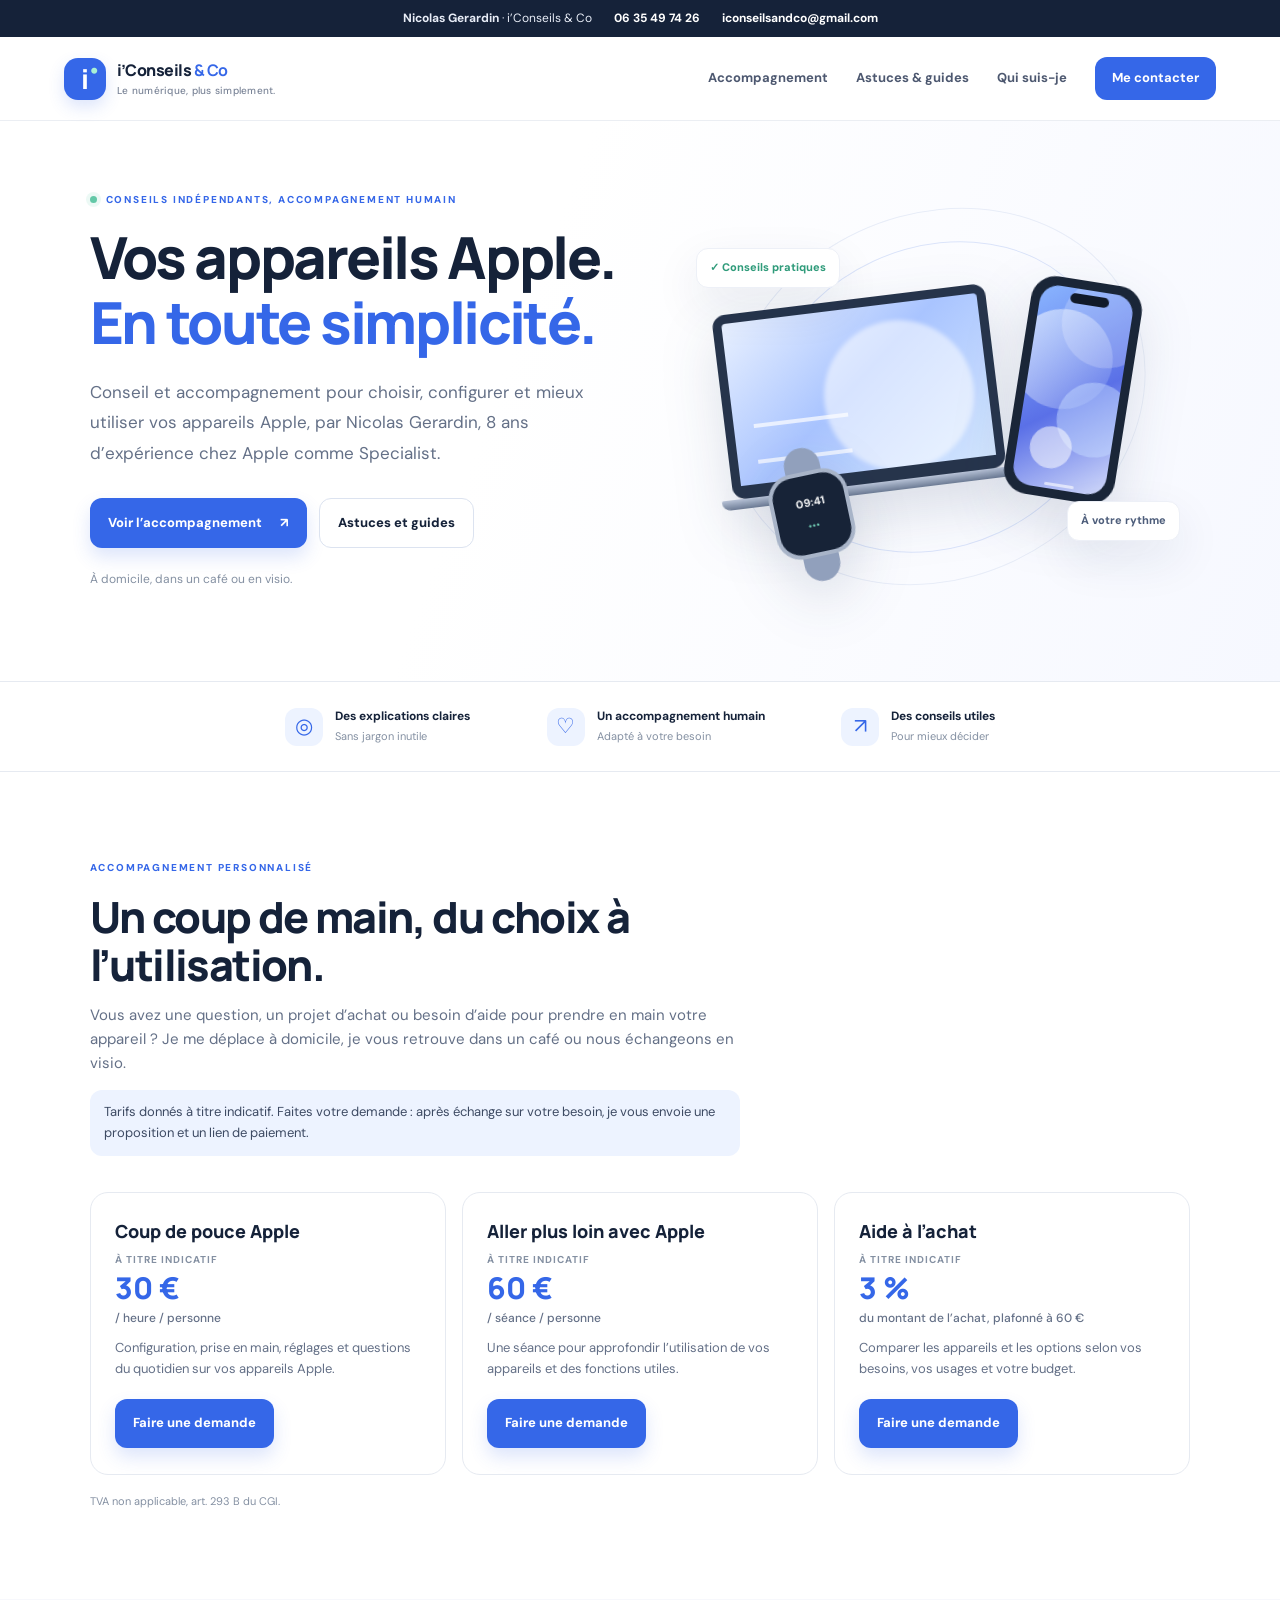
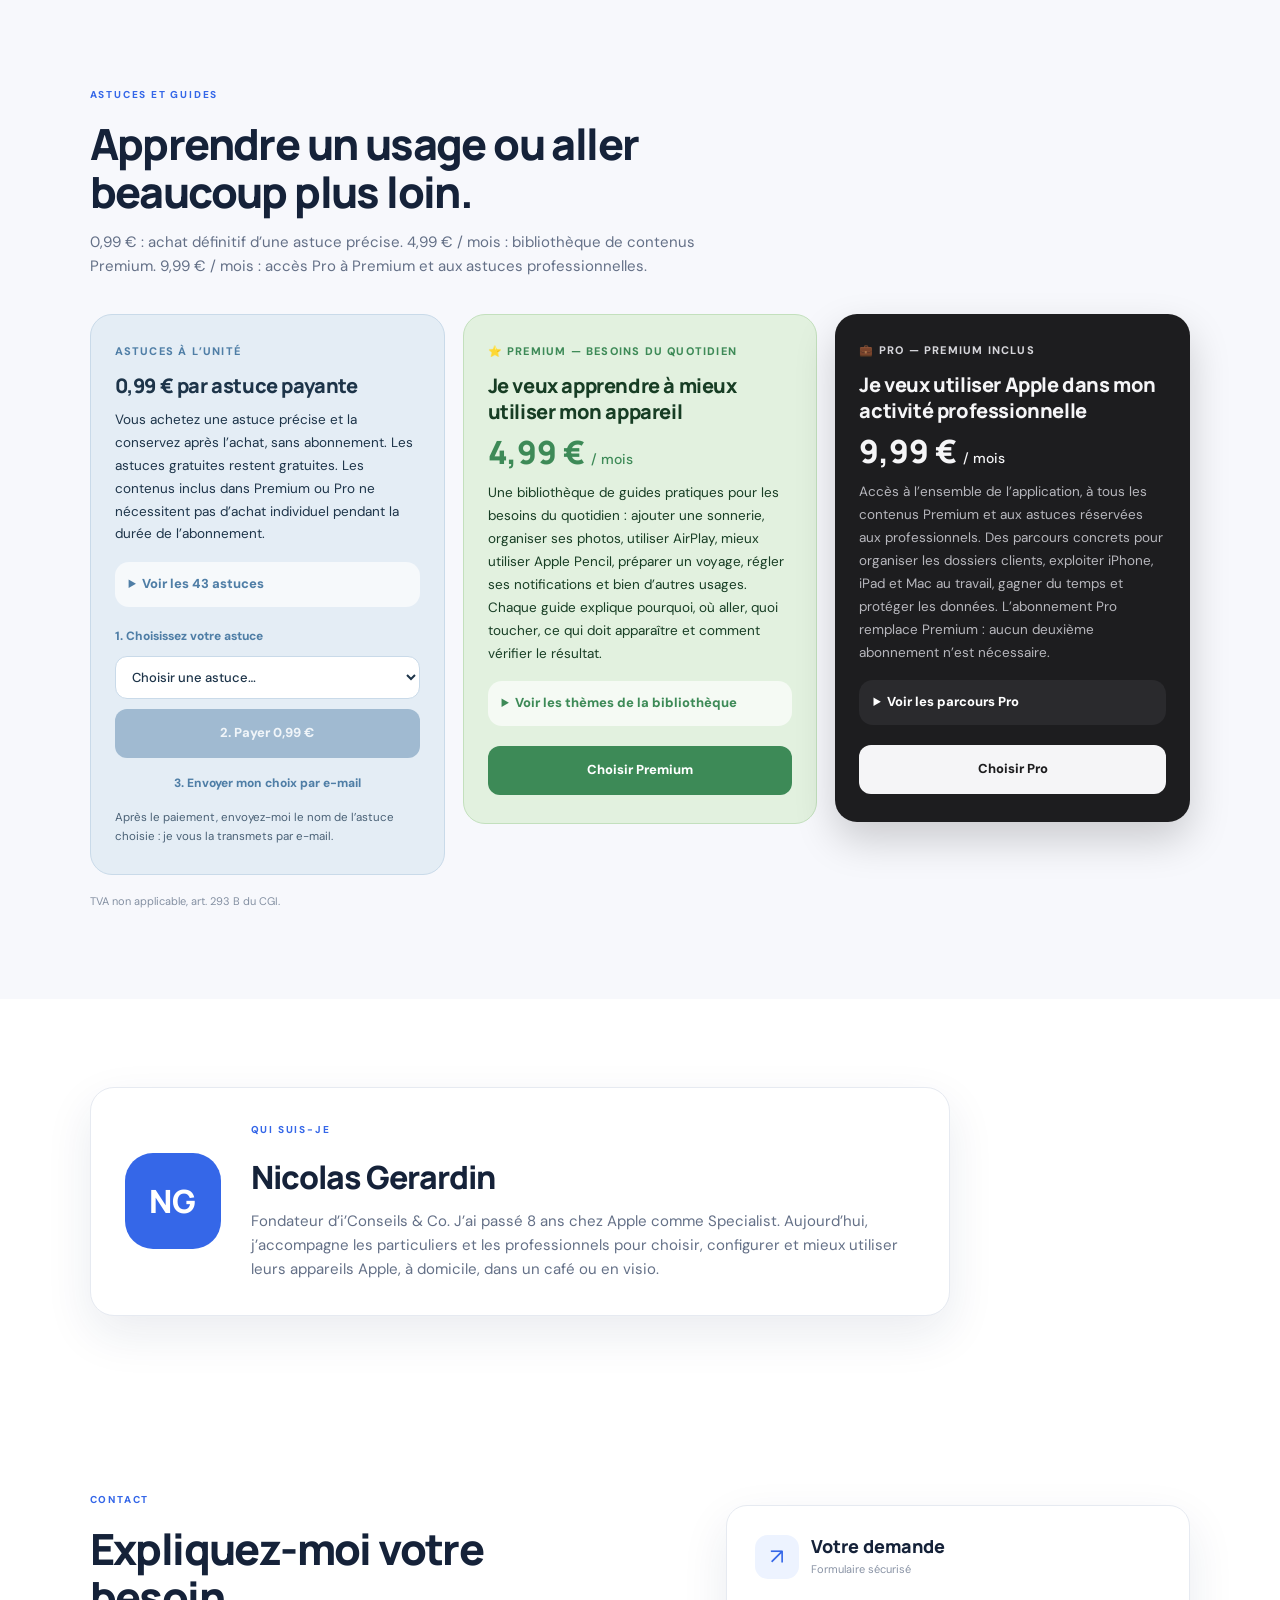
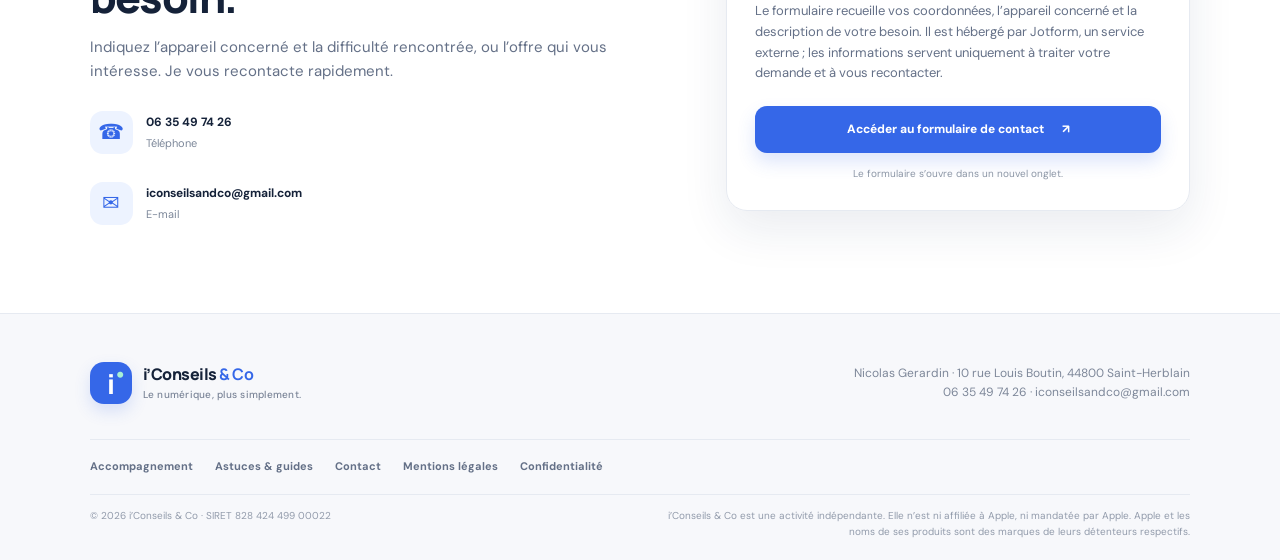
<file: index.html>
<!doctype html>
<html lang="fr">
<head>
  <meta charset="utf-8">
  <meta name="viewport" content="width=device-width, initial-scale=1">
  <meta name="description" content="i’Conseils & Co, par Nicolas Gerardin : conseil et accompagnement pour choisir, configurer et mieux utiliser vos appareils Apple. Astuces, guides Premium et Pro.">
  <meta name="theme-color" content="#f7f8fb">
  <title>i’Conseils & Co | Nicolas Gerardin, conseil Apple</title>
  <link rel="stylesheet" href="styles.css">
</head>
<body>
  <a class="skip-link" href="#contenu">Aller au contenu</a>

  <div class="contact-bar">
    <span><b>Nicolas Gerardin</b> · i’Conseils & Co</span>
    <a href="tel:+33635497426">06 35 49 74 26</a>
    <a href="mailto:iconseilsandco@gmail.com">iconseilsandco@gmail.com</a>
  </div>

  <header class="site-header">
    <a class="brand" href="#accueil" aria-label="i’Conseils & Co, accueil">
      <span class="brand-mark">i<span>•</span></span>
      <span class="brand-name">i’Conseils <b>& Co</b><small>Le numérique, plus simplement.</small></span>
    </a>
    <button class="menu-toggle" aria-expanded="false" aria-controls="navigation">Menu <span aria-hidden="true">☰</span></button>
    <nav id="navigation" class="navigation" aria-label="Navigation principale">
      <a href="#services">Accompagnement</a>
      <a href="#offres">Astuces &amp; guides</a>
      <a href="#qui-suis-je">Qui suis-je</a>
      <a class="nav-cta" href="#contact">Me contacter</a>
    </nav>
  </header>

  <main id="contenu">
    <section class="hero section" id="accueil">
      <div class="hero-copy">
        <p class="eyebrow"><span class="eyebrow-dot"></span> Conseils indépendants, accompagnement humain</p>
        <h1>Vos appareils Apple.<br><span>En toute simplicité.</span></h1>
        <p class="hero-lead">Conseil et accompagnement pour choisir, configurer et mieux utiliser vos appareils Apple, par Nicolas Gerardin, 8 ans d’expérience chez Apple comme Specialist.</p>
        <div class="hero-actions">
          <a class="button button-primary" href="#services">Voir l’accompagnement <span aria-hidden="true">↗</span></a>
          <a class="button button-secondary" href="#offres">Astuces et guides</a>
        </div>
        <p class="hero-note">À domicile, dans un café ou en visio.</p>
      </div>
      <div class="hero-art" aria-label="Illustration décorative d’appareils numériques" role="img">
        <div class="orbit orbit-one"></div><div class="orbit orbit-two"></div>
        <div class="device device-laptop"><div class="laptop-screen"><div class="screen-glow"></div><div class="screen-lines"></div></div><div class="laptop-base"></div></div>
        <div class="device device-phone"><div class="phone-island"></div><div class="phone-wallpaper"><span></span><span></span><span></span><span></span></div><div class="phone-home"></div></div>
        <div class="device device-watch"><div class="watch-band"></div><div class="watch-face"><b>09:41</b><span>•••</span></div></div>
        <div class="floating-chip chip-top">✓ Conseils pratiques</div>
        <div class="floating-chip chip-bottom">À votre rythme</div>
      </div>
    </section>

    <section class="trust-strip" aria-label="Engagements">
      <div><span class="trust-icon">◎</span><span><b>Des explications claires</b><small>Sans jargon inutile</small></span></div>
      <div><span class="trust-icon">♡</span><span><b>Un accompagnement humain</b><small>Adapté à votre besoin</small></span></div>
      <div><span class="trust-icon">↗</span><span><b>Des conseils utiles</b><small>Pour mieux décider</small></span></div>
    </section>

    <!-- ACCOMPAGNEMENT -->
    <section class="section section-space" id="services">
      <div class="section-heading">
        <p class="eyebrow">Accompagnement personnalisé</p>
        <h2>Un coup de main, du choix à l’utilisation.</h2>
        <p>Vous avez une question, un projet d’achat ou besoin d’aide pour prendre en main votre appareil ? Je me déplace à domicile, je vous retrouve dans un café ou nous échangeons en visio.</p>
        <p class="indicative-note">Tarifs donnés à titre indicatif. Faites votre demande : après échange sur votre besoin, je vous envoie une proposition et un lien de paiement.</p>
      </div>
      <div class="price-grid">
        <article class="price-card">
          <h3>Coup de pouce Apple</h3>
          <p class="price"><span class="from">À titre indicatif</span>30 € <small>/ heure / personne</small></p>
          <p>Configuration, prise en main, réglages et questions du quotidien sur vos appareils Apple.</p>
          <a class="button button-primary" href="https://form.jotform.com/262722912724053" target="_blank" rel="noopener">Faire une demande</a>
        </article>
        <article class="price-card">
          <h3>Aller plus loin avec Apple</h3>
          <p class="price"><span class="from">À titre indicatif</span>60 € <small>/ séance / personne</small></p>
          <p>Une séance pour approfondir l’utilisation de vos appareils et des fonctions utiles.</p>
          <a class="button button-primary" href="https://form.jotform.com/262722912724053" target="_blank" rel="noopener">Faire une demande</a>
        </article>
        <article class="price-card">
          <h3>Aide à l’achat</h3>
          <p class="price"><span class="from">À titre indicatif</span>3 % <small>du montant de l’achat, plafonné à 60 €</small></p>
          <p>Comparer les appareils et les options selon vos besoins, vos usages et votre budget.</p>
          <a class="button button-primary" href="https://form.jotform.com/262722912724053" target="_blank" rel="noopener">Faire une demande</a>
        </article>
      </div>
      <p class="tva-note">TVA non applicable, art. 293 B du CGI.</p>
    </section>

    <!-- OFFRES NUMERIQUES -->
    <section class="offers-section section-space" id="offres">
      <div class="section-heading">
        <p class="eyebrow">Astuces et guides</p>
        <h2>Apprendre un usage ou aller beaucoup plus loin.</h2>
        <p>0,99 € : achat définitif d’une astuce précise. 4,99 € / mois : bibliothèque de contenus Premium. 9,99 € / mois : accès Pro à Premium et aux astuces professionnelles.</p>
      </div>

      <div class="offer-grid">
        <!-- 0,99 € : bleu MacBook Air -->
        <article class="offer offer-air">
          <p class="offer-badge">Astuces à l’unité</p>
          <h3>0,99 € par astuce payante</h3>
          <p>Vous achetez une astuce précise et la conservez après l’achat, sans abonnement. Les astuces gratuites restent gratuites. Les contenus inclus dans Premium ou Pro ne nécessitent pas d’achat individuel pendant la durée de l’abonnement.</p>
          <details>
            <summary>Voir les 43 astuces</summary>
            <h4>Nouveautés iOS, iPadOS, macOS, watchOS, tvOS 27 et HomePod</h4>
            <ul>
              <li>iOS 27 — personnaliser l’apparence de Liquid Glass</li>
              <li>iOS 27 — enregistrer une image d’une vidéo comme photo</li>
              <li>iOS 27 — épingler les outils de caméra que vous utilisez vraiment</li>
              <li>iOS 27 — demander à Safari de vous prévenir d’un changement sur un site</li>
              <li>iPhone — utiliser l’intelligence visuelle pour comprendre ce qui vous entoure</li>
              <li>iPadOS 27 — transformer son écriture manuscrite en texte dans davantage d’apps</li>
              <li>iPadOS 27 — transférer plus rapidement des fichiers vers un disque externe</li>
              <li>macOS 27 — retrouver un e-mail plus rapidement dans Mail</li>
              <li>macOS 27 — générer des sous-titres et traduire des sous-titres lorsque la fonction est disponible</li>
              <li>macOS 27 — utiliser Spotlight pour trouver et agir sans ouvrir plusieurs apps</li>
              <li>watchOS 27 — retrouver plus vite ses apps avec la nouvelle grille dynamique</li>
              <li>watchOS 27 — utiliser le geste Toucher d’une seule main</li>
              <li>tvOS 27 — découvrir les nouvelles apps Musique et Podcasts</li>
              <li>Apple Music Sing sur Apple TV : utiliser son iPhone comme micro</li>
              <li>HomePod — contrôler la musique dans plusieurs pièces avec Siri</li>
              <li>HomePod — retrouver un iPhone, un iPad ou une Apple Watch avec Siri</li>
              <li>HomePod — connaître la température et l’humidité d’une pièce</li>
            </ul>
            <h4>iPhone</h4>
            <ul>
              <li>Ajouter une sonnerie à son iPhone</li>
              <li>Mieux organiser ses photos</li>
              <li>Préparer son iPhone avant un voyage</li>
              <li>Utiliser AirDrop pour envoyer une photo</li>
              <li>Demander sans taper</li>
              <li>Faire lire un contenu</li>
              <li>Retrouver votre iPhone</li>
              <li>Créer des raccourcis utiles</li>
              <li>Organiser les modes de concentration</li>
              <li>Adapter les commandes rapides</li>
            </ul>
            <h4>iPad</h4>
            <ul>
              <li>Utiliser deux applications ensemble</li>
              <li>Utiliser Apple Pencil au quotidien</li>
              <li>Utiliser un clavier avec l’iPad</li>
            </ul>
            <h4>Mac</h4>
            <ul>
              <li>Organiser ses fichiers sans les perdre</li>
              <li>Faire communiquer son Mac et son iPhone</li>
              <li>Faire une sauvegarde Time Machine</li>
            </ul>
            <h4>Autres appareils Apple</h4>
            <ul>
              <li>Apple Watch — mieux utiliser les notifications</li>
              <li>Personnaliser le cadran de son Apple Watch</li>
              <li>AirPods — mieux gérer le son et les appels</li>
              <li>Comprendre les modes d’écoute des AirPods</li>
              <li>Utiliser la Traduction en direct avec ses AirPods</li>
              <li>AirPods — savoir si votre modèle propose une fonction</li>
              <li>Apple TV — utiliser AirPlay et la télécommande</li>
              <li>Créer un profil familial sur Apple TV</li>
              <li>HomePod — utiliser Siri au quotidien</li>
              <li>Utiliser l’Interphone avec HomePod</li>
            </ul>
          </details>
          <div class="tip-order">
            <label for="tip-choice">1. Choisissez votre astuce</label>
            <select id="tip-choice">
              <option value="">Choisir une astuce…</option>
              <optgroup label="Nouveautés iOS, iPadOS, macOS, watchOS, tvOS 27 et HomePod">
                <option>iOS 27 — personnaliser l’apparence de Liquid Glass</option>
                <option>iOS 27 — enregistrer une image d’une vidéo comme photo</option>
                <option>iOS 27 — épingler les outils de caméra que vous utilisez vraiment</option>
                <option>iOS 27 — demander à Safari de vous prévenir d’un changement sur un site</option>
                <option>iPhone — utiliser l’intelligence visuelle pour comprendre ce qui vous entoure</option>
                <option>iPadOS 27 — transformer son écriture manuscrite en texte dans davantage d’apps</option>
                <option>iPadOS 27 — transférer plus rapidement des fichiers vers un disque externe</option>
                <option>macOS 27 — retrouver un e-mail plus rapidement dans Mail</option>
                <option>macOS 27 — générer des sous-titres et traduire des sous-titres lorsque la fonction est disponible</option>
                <option>macOS 27 — utiliser Spotlight pour trouver et agir sans ouvrir plusieurs apps</option>
                <option>watchOS 27 — retrouver plus vite ses apps avec la nouvelle grille dynamique</option>
                <option>watchOS 27 — utiliser le geste Toucher d’une seule main</option>
                <option>tvOS 27 — découvrir les nouvelles apps Musique et Podcasts</option>
                <option>Apple Music Sing sur Apple TV : utiliser son iPhone comme micro</option>
                <option>HomePod — contrôler la musique dans plusieurs pièces avec Siri</option>
                <option>HomePod — retrouver un iPhone, un iPad ou une Apple Watch avec Siri</option>
                <option>HomePod — connaître la température et l’humidité d’une pièce</option>
              </optgroup>
              <optgroup label="iPhone">
                <option>Ajouter une sonnerie à son iPhone</option>
                <option>Mieux organiser ses photos</option>
                <option>Préparer son iPhone avant un voyage</option>
                <option>Utiliser AirDrop pour envoyer une photo</option>
                <option>Demander sans taper</option>
                <option>Faire lire un contenu</option>
                <option>Retrouver votre iPhone</option>
                <option>Créer des raccourcis utiles</option>
                <option>Organiser les modes de concentration</option>
                <option>Adapter les commandes rapides</option>
              </optgroup>
              <optgroup label="iPad">
                <option>Utiliser deux applications ensemble</option>
                <option>Utiliser Apple Pencil au quotidien</option>
                <option>Utiliser un clavier avec l’iPad</option>
              </optgroup>
              <optgroup label="Mac">
                <option>Organiser ses fichiers sans les perdre</option>
                <option>Faire communiquer son Mac et son iPhone</option>
                <option>Faire une sauvegarde Time Machine</option>
              </optgroup>
              <optgroup label="Autres appareils Apple">
                <option>Apple Watch — mieux utiliser les notifications</option>
                <option>Personnaliser le cadran de son Apple Watch</option>
                <option>AirPods — mieux gérer le son et les appels</option>
                <option>Comprendre les modes d’écoute des AirPods</option>
                <option>Utiliser la Traduction en direct avec ses AirPods</option>
                <option>AirPods — savoir si votre modèle propose une fonction</option>
                <option>Apple TV — utiliser AirPlay et la télécommande</option>
                <option>Créer un profil familial sur Apple TV</option>
                <option>HomePod — utiliser Siri au quotidien</option>
                <option>Utiliser l’Interphone avec HomePod</option>
              </optgroup>
            </select>
            <a class="button offer-button" id="tip-pay" href="#" target="_blank" rel="noopener">2. Payer 0,99 €</a>
            <a class="tip-mail" id="tip-mail" href="mailto:iconseilsandco@gmail.com">3. Envoyer mon choix par e-mail</a>
            <p class="tip-help">Après le paiement, envoyez-moi le nom de l’astuce choisie : je vous la transmets par e-mail.</p>
          </div>
        </article>

        <!-- Premium : vert iMac -->
        <article class="offer offer-premium">
          <p class="offer-badge">⭐ Premium — besoins du quotidien</p>
          <h3>Je veux apprendre à mieux utiliser mon appareil</h3>
          <p class="offer-price">4,99 € <small>/ mois</small></p>
          <p>Une bibliothèque de guides pratiques pour les besoins du quotidien : ajouter une sonnerie, organiser ses photos, utiliser AirPlay, mieux utiliser Apple Pencil, préparer un voyage, régler ses notifications et bien d’autres usages. Chaque guide explique pourquoi, où aller, quoi toucher, ce qui doit apparaître et comment vérifier le résultat.</p>
          <details>
            <summary>Voir les thèmes de la bibliothèque</summary>
            <ul>
              <li>Nouveautés iOS 27 — les fonctions utiles au quotidien</li>
              <li>Nouveautés iPadOS 27 — travailler plus facilement</li>
              <li>Nouveautés macOS 27 Golden Gate — les usages qui font gagner du temps</li>
              <li>Nouveautés watchOS 27 — les fonctions vraiment pratiques</li>
              <li>Nouveautés tvOS 27 — mieux utiliser son Apple TV</li>
              <li>Nouveautés HomePod — logiciel 27 et usages utiles</li>
              <li>iPhone — les besoins du quotidien</li>
              <li>iPad — les besoins du quotidien</li>
              <li>Mac — les besoins du quotidien</li>
              <li>Autres appareils Apple</li>
            </ul>
          </details>
          <a class="button offer-button" href="mailto:iconseilsandco@gmail.com?subject=Abonnement%20Premium%204%2C99%20%E2%82%AC%20%2F%20mois">Choisir Premium</a>
        </article>

        <!-- Pro : noir MacBook Pro -->
        <article class="offer offer-pro">
          <p class="offer-badge">💼 Pro — Premium inclus</p>
          <h3>Je veux utiliser Apple dans mon activité professionnelle</h3>
          <p class="offer-price">9,99 € <small>/ mois</small></p>
          <p>Accès à l’ensemble de l’application, à tous les contenus Premium et aux astuces réservées aux professionnels. Des parcours concrets pour organiser les dossiers clients, exploiter iPhone, iPad et Mac au travail, gagner du temps et protéger les données. L’abonnement Pro remplace Premium : aucun deuxième abonnement n’est nécessaire.</p>
          <details>
            <summary>Voir les parcours Pro</summary>
            <ul>
              <li>Construire son environnement de travail</li>
              <li>Rentrer d’un rendez-vous avec tout le dossier du client</li>
              <li>Récupérer facilement les photos du projet sur le Mac</li>
              <li>Ajouter les photos du chantier à son devis sur le Mac</li>
              <li>Utiliser l’iPhone comme appareil photo du Mac</li>
              <li>Passer de l’iPhone au Mac sans recommencer son travail</li>
              <li>Scanner un document client et le transformer en PDF</li>
              <li>Mesurer une pièce et documenter les mesures</li>
              <li>Utiliser le LiDAR quand l’appareil en dispose</li>
              <li>Dicter ses notes de chantier au lieu de tout retaper</li>
              <li>Garder une ligne professionnelle et une ligne personnelle</li>
              <li>Organiser les fichiers du client sur le Mac</li>
              <li>Protéger les données de ses clients</li>
              <li>Préparer sa journée de rendez-vous</li>
              <li>Transformer un appel en tâche de suivi</li>
              <li>Envoyer un devis ou un compte rendu en PDF</li>
              <li>Annoter un document reçu avant de le classer</li>
              <li>Construire un tableau de suivi simple dans Numbers</li>
              <li>Retrouver un dossier client depuis ses appareils</li>
              <li>Présenter un document sur iPad pendant un rendez-vous</li>
              <li>Mettre en place une routine de sauvegarde vérifiable</li>
              <li>Séparer les rendez-vous professionnels du calendrier personnel</li>
              <li>Créer un mode de concentration pour les rendez-vous</li>
              <li>Réutiliser une liste de contrôle pour chaque intervention</li>
              <li>Retrouver les demandes importantes dans Mail sur Mac</li>
              <li>Créer un modèle de document réutilisable dans Pages</li>
              <li>Présenter une offre en quelques diapositives avec Keynote</li>
              <li>Partager un dossier avec un collaborateur sans ouvrir tout son iCloud</li>
              <li>Clôturer un dossier client et préparer la suite</li>
              <li>Scénario : préparer un devis après une visite</li>
            </ul>
          </details>
          <a class="button offer-button" href="mailto:iconseilsandco@gmail.com?subject=Abonnement%20Pro%209%2C99%20%E2%82%AC%20%2F%20mois">Choisir Pro</a>
        </article>
      </div>
      <p class="tva-note">TVA non applicable, art. 293 B du CGI.</p>
    </section>

    <!-- QUI SUIS-JE -->
    <section class="section section-space" id="qui-suis-je">
      <div class="about-card">
        <div class="about-avatar" aria-hidden="true">NG</div>
        <div>
          <p class="eyebrow">Qui suis-je</p>
          <h2>Nicolas Gerardin</h2>
          <p>Fondateur d’i’Conseils & Co. J’ai passé 8 ans chez Apple comme Specialist. Aujourd’hui, j’accompagne les particuliers et les professionnels pour choisir, configurer et mieux utiliser leurs appareils Apple, à domicile, dans un café ou en visio.</p>
        </div>
      </div>
    </section>

    <!-- CONTACT -->
    <section class="contact-section section-space" id="contact">
      <div class="contact-intro">
        <p class="eyebrow">Contact</p>
        <h2>Expliquez-moi votre besoin.</h2>
        <p>Indiquez l’appareil concerné et la difficulté rencontrée, ou l’offre qui vous intéresse. Je vous recontacte rapidement.</p>
        <div class="contact-mini"><span>☎</span><p><b><a href="tel:+33635497426">06 35 49 74 26</a></b><small>Téléphone</small></p></div>
        <div class="contact-mini"><span>✉</span><p><b><a href="mailto:iconseilsandco@gmail.com">iconseilsandco@gmail.com</a></b><small>E-mail</small></p></div>
      </div>
      <div class="form-card">
        <div class="form-card-heading"><span class="form-icon">↗</span><div><h3>Votre demande</h3><p>Formulaire sécurisé</p></div></div>
        <p>Le formulaire recueille vos coordonnées, l’appareil concerné et la description de votre besoin. Il est hébergé par Jotform, un service externe ; les informations servent uniquement à traiter votre demande et à vous recontacter.</p>
        <a class="button button-primary button-full" href="https://form.jotform.com/262722912724053" target="_blank" rel="noopener">Accéder au formulaire de contact <span aria-hidden="true">↗</span></a>
        <p class="form-footnote">Le formulaire s’ouvre dans un nouvel onglet.</p>
      </div>
    </section>
  </main>

  <footer class="site-footer">
    <div class="footer-main">
      <a class="brand" href="#accueil"><span class="brand-mark">i<span>•</span></span><span class="brand-name">i’Conseils <b>& Co</b><small>Le numérique, plus simplement.</small></span></a>
      <p>Nicolas Gerardin · 10 rue Louis Boutin, 44800 Saint-Herblain<br>06 35 49 74 26 · iconseilsandco@gmail.com</p>
    </div>
    <div class="footer-links">
      <a href="#services">Accompagnement</a>
      <a href="#offres">Astuces &amp; guides</a>
      <a href="#contact">Contact</a>
      <a href="mentions-legales.html">Mentions légales</a>
      <a href="confidentialite.html">Confidentialité</a>
    </div>
    <div class="footer-bottom">
      <p>© <span id="year">2026</span> i’Conseils & Co · SIRET 828 424 499 00022</p>
      <p>i’Conseils & Co est une activité indépendante. Elle n’est ni affiliée à Apple, ni mandatée par Apple. Apple et les noms de ses produits sont des marques de leurs détenteurs respectifs.</p>
    </div>
  </footer>

  <script>
    const toggle = document.querySelector('.menu-toggle');
    const nav = document.querySelector('.navigation');
    toggle.addEventListener('click', () => {
      const open = toggle.getAttribute('aria-expanded') === 'true';
      toggle.setAttribute('aria-expanded', String(!open));
      nav.classList.toggle('is-open', !open);
    });
    nav.querySelectorAll('a').forEach(link => link.addEventListener('click', () => {
      nav.classList.remove('is-open');
      toggle.setAttribute('aria-expanded', 'false');
    }));
    document.getElementById('year').textContent = new Date().getFullYear();
    // Lien de paiement unique pour les astuces à 0,99 € (à coller ici quand il sera créé)
    const LIEN_PAIEMENT_ASTUCE = "";
    const tipSelect = document.getElementById('tip-choice');
    const tipPay = document.getElementById('tip-pay');
    const tipMail = document.getElementById('tip-mail');
    function updateTip(){
      const t = tipSelect.value;
      const ok = t !== '';
      tipPay.classList.toggle('is-disabled', !ok || !LIEN_PAIEMENT_ASTUCE);
      tipPay.href = (ok && LIEN_PAIEMENT_ASTUCE) ? LIEN_PAIEMENT_ASTUCE : '#';
      tipMail.href = 'mailto:iconseilsandco@gmail.com?subject=' + encodeURIComponent('Astuce à 0,99 € : ' + (t || 'à préciser')) +
        '&body=' + encodeURIComponent('Bonjour,\n\nJe souhaite recevoir l’astuce : ' + (t || '…') + '\n\nMerci.');
    }
    tipSelect.addEventListener('change', updateTip);
    tipPay.addEventListener('click', e => { if (tipPay.classList.contains('is-disabled')) { e.preventDefault(); if (!tipSelect.value) tipSelect.focus(); } });
    updateTip();
  </script>
</body>
</html>
</file>
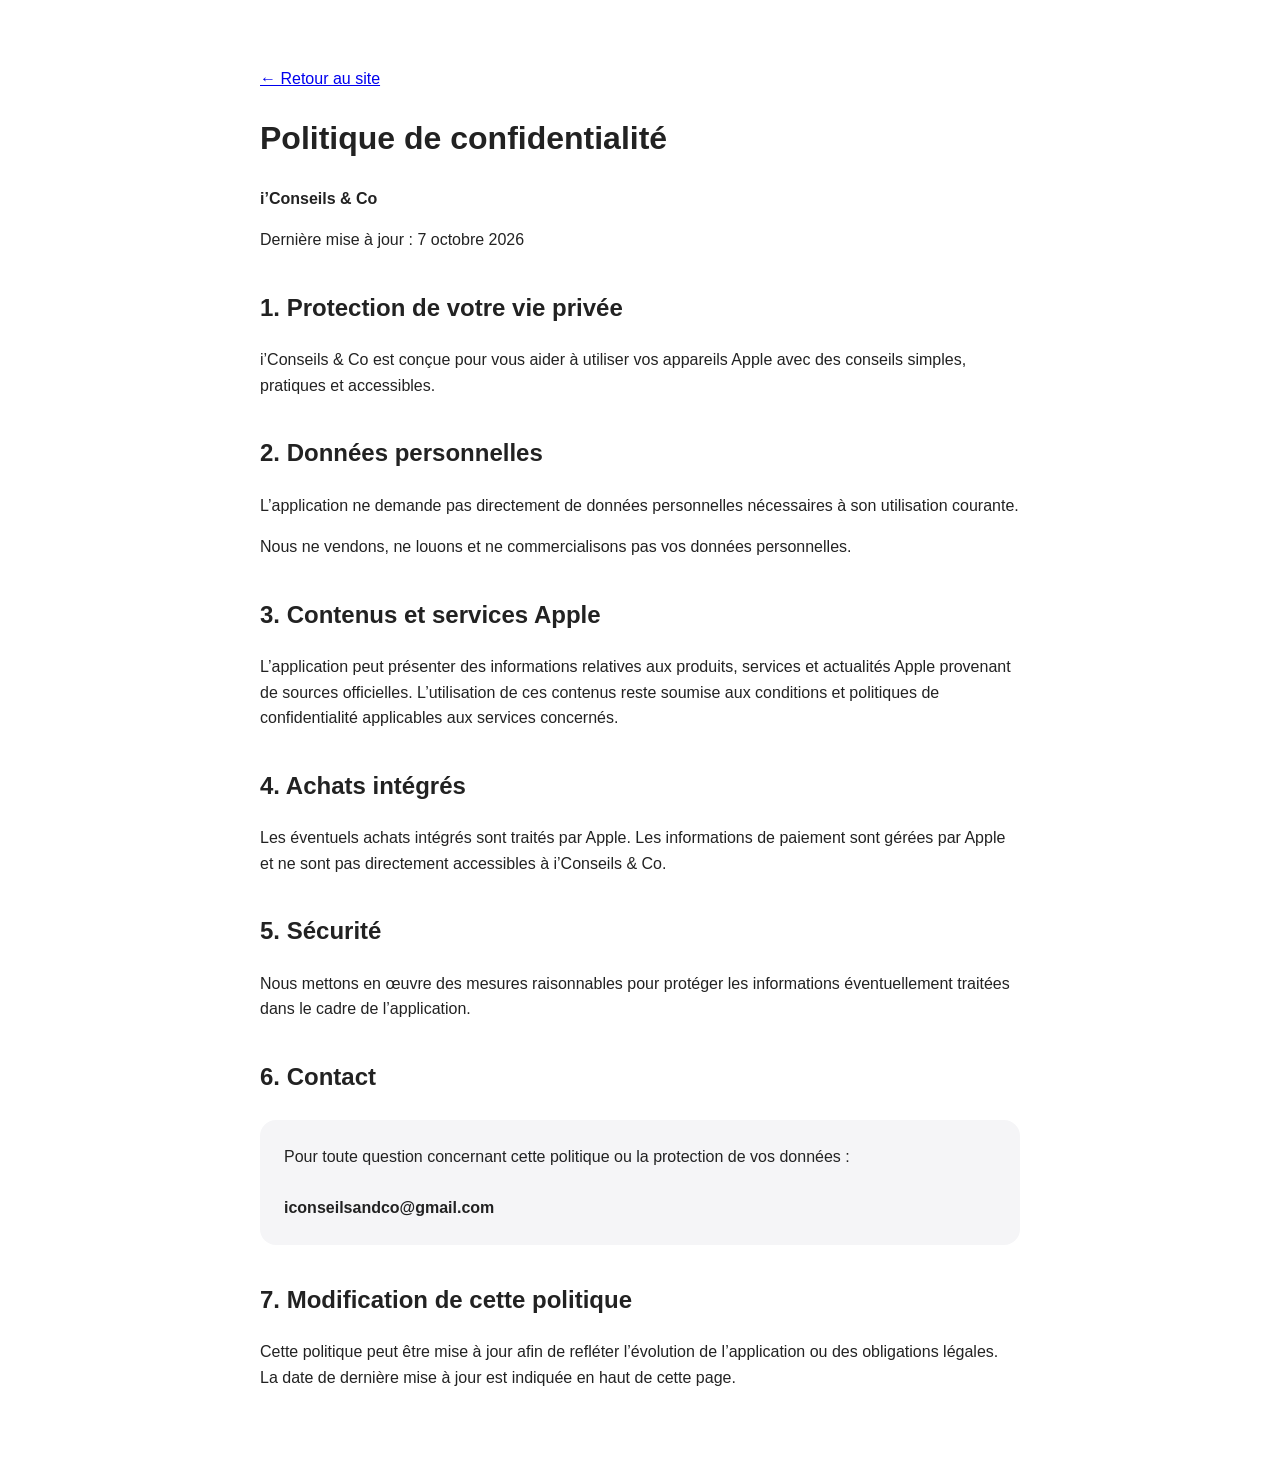
<file: confidentialite.html>
<!DOCTYPE html>
<html lang="fr">
<head>
  <meta charset="UTF-8">
  <meta name="viewport" content="width=device-width, initial-scale=1.0">
  <title>i’Conseils & Co — Politique de confidentialité</title>
  <style>
    body {
      font-family: -apple-system, BlinkMacSystemFont, "Segoe UI", sans-serif;
      max-width: 760px;
      margin: 0 auto;
      padding: 50px 24px;
      line-height: 1.6;
      color: #222;
    }
    h1 { font-size: 32px; }
    h2 { margin-top: 36px; }
    .box {
      background: #f5f5f7;
      padding: 24px;
      border-radius: 16px;
      margin-top: 24px;
    }
  </style>
</head>
<body>
  <p><a href="index.html">← Retour au site</a></p>

  <h1>Politique de confidentialité</h1>

  <p><strong>i’Conseils & Co</strong></p>
  <p>Dernière mise à jour : 7 octobre 2026</p>

  <h2>1. Protection de votre vie privée</h2>

  <p>
    i’Conseils & Co est conçue pour vous aider à utiliser vos appareils Apple
    avec des conseils simples, pratiques et accessibles.
  </p>

  <h2>2. Données personnelles</h2>

  <p>
    L’application ne demande pas directement de données personnelles
    nécessaires à son utilisation courante.
  </p>

  <p>
    Nous ne vendons, ne louons et ne commercialisons pas vos données
    personnelles.
  </p>

  <h2>3. Contenus et services Apple</h2>

  <p>
    L’application peut présenter des informations relatives aux produits,
    services et actualités Apple provenant de sources officielles.
    L’utilisation de ces contenus reste soumise aux conditions et politiques
    de confidentialité applicables aux services concernés.
  </p>

  <h2>4. Achats intégrés</h2>

  <p>
    Les éventuels achats intégrés sont traités par Apple. Les informations
    de paiement sont gérées par Apple et ne sont pas directement accessibles
    à i’Conseils & Co.
  </p>

  <h2>5. Sécurité</h2>

  <p>
    Nous mettons en œuvre des mesures raisonnables pour protéger les
    informations éventuellement traitées dans le cadre de l’application.
  </p>

  <h2>6. Contact</h2>

  <div class="box">
    Pour toute question concernant cette politique ou la protection de vos
    données :<br><br>
    <strong>iconseilsandco@gmail.com</strong>
  </div>

  <h2>7. Modification de cette politique</h2>

  <p>
    Cette politique peut être mise à jour afin de refléter l’évolution de
    l’application ou des obligations légales. La date de dernière mise à jour
    est indiquée en haut de cette page.
  </p>

</body>
</html>
</file>
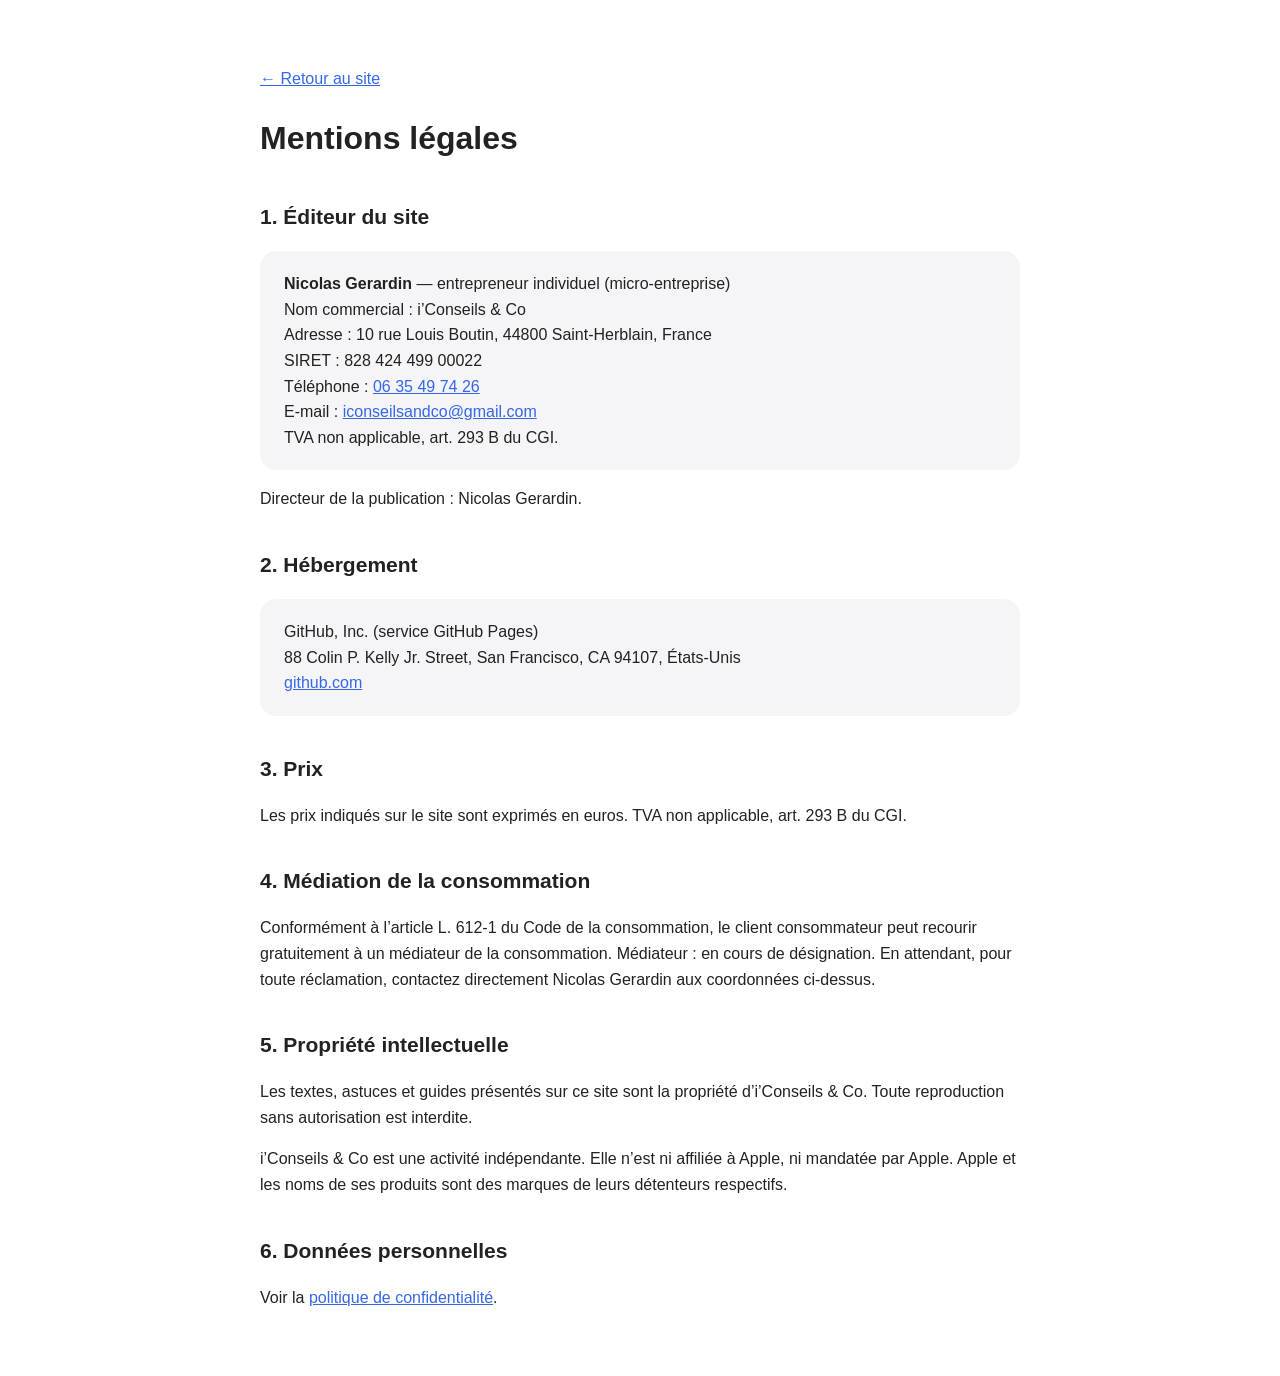
<file: mentions-legales.html>
<!DOCTYPE html>
<html lang="fr">
<head>
  <meta charset="UTF-8">
  <meta name="viewport" content="width=device-width, initial-scale=1.0">
  <title>i’Conseils & Co — Mentions légales</title>
  <style>
    body{font-family:-apple-system,BlinkMacSystemFont,"Segoe UI",sans-serif;max-width:760px;margin:0 auto;padding:50px 24px;line-height:1.6;color:#222}
    h1{font-size:32px}h2{margin-top:36px;font-size:21px}
    .box{background:#f5f5f7;padding:20px 24px;border-radius:16px;margin-top:16px}
    a{color:#3567e8}
  </style>
</head>
<body>
  <p><a href="index.html">← Retour au site</a></p>
  <h1>Mentions légales</h1>

  <h2>1. Éditeur du site</h2>
  <div class="box">
    <strong>Nicolas Gerardin</strong> — entrepreneur individuel (micro-entreprise)<br>
    Nom commercial : i’Conseils & Co<br>
    Adresse : 10 rue Louis Boutin, 44800 Saint-Herblain, France<br>
    SIRET : 828 424 499 00022<br>
    Téléphone : <a href="tel:+33635497426">06 35 49 74 26</a><br>
    E-mail : <a href="mailto:iconseilsandco@gmail.com">iconseilsandco@gmail.com</a><br>
    TVA non applicable, art. 293 B du CGI.
  </div>
  <p>Directeur de la publication : Nicolas Gerardin.</p>

  <h2>2. Hébergement</h2>
  <div class="box">
    GitHub, Inc. (service GitHub Pages)<br>
    88 Colin P. Kelly Jr. Street, San Francisco, CA 94107, États-Unis<br>
    <a href="https://github.com" target="_blank" rel="noopener">github.com</a>
  </div>

  <h2>3. Prix</h2>
  <p>Les prix indiqués sur le site sont exprimés en euros. TVA non applicable, art. 293 B du CGI.</p>

  <h2>4. Médiation de la consommation</h2>
  <p>Conformément à l’article L. 612-1 du Code de la consommation, le client consommateur peut recourir gratuitement à un médiateur de la consommation. Médiateur : en cours de désignation. En attendant, pour toute réclamation, contactez directement Nicolas Gerardin aux coordonnées ci-dessus.</p>

  <h2>5. Propriété intellectuelle</h2>
  <p>Les textes, astuces et guides présentés sur ce site sont la propriété d’i’Conseils & Co. Toute reproduction sans autorisation est interdite.</p>
  <p>i’Conseils & Co est une activité indépendante. Elle n’est ni affiliée à Apple, ni mandatée par Apple. Apple et les noms de ses produits sont des marques de leurs détenteurs respectifs.</p>

  <h2>6. Données personnelles</h2>
  <p>Voir la <a href="confidentialite.html">politique de confidentialité</a>.</p>
</body>
</html>
</file>
<file: styles.css>
@import url('https://fonts.googleapis.com/css2?family=DM+Sans:wght@400;500;600;700&family=Manrope:wght@400;500;600;700;800&display=swap');
:root{--ink:#152239;--muted:#647087;--blue:#3567e8;--blue-dark:#204ac0;--line:#e6eaf1;--bg:#f7f8fb;--white:#fff;--radius:22px;--shadow:0 18px 48px rgba(27,48,88,.09)}
*{box-sizing:border-box}html{scroll-behavior:smooth;scroll-padding-top:88px}body{margin:0;background:#fff;color:var(--ink);font-family:'DM Sans',Arial,sans-serif;line-height:1.6}a{color:inherit;text-decoration:none}button{font:inherit}.skip-link{position:absolute;left:-999px;top:0;background:#fff;padding:10px;z-index:20}.skip-link:focus{left:10px}.site-header{height:84px;display:flex;align-items:center;justify-content:space-between;padding:0 max(5vw,24px);background:rgba(255,255,255,.94);border-bottom:1px solid rgba(230,234,241,.8);position:sticky;top:0;z-index:10;backdrop-filter:blur(16px)}.brand{display:flex;align-items:center;gap:11px}.brand-mark{width:42px;height:42px;border-radius:14px;background:var(--blue);color:#fff;display:grid;place-items:center;font:800 27px Manrope,sans-serif;position:relative;box-shadow:0 7px 16px #3567e82b}.brand-mark span{color:#a8f0d4;font-size:20px;position:absolute;right:5px;top:-2px}.brand-name{font:800 16px Manrope,sans-serif;letter-spacing:-.5px;line-height:1.2}.brand-name b{color:var(--blue)}.brand-name small{display:block;font:500 10px 'DM Sans',sans-serif;color:#7a8497;letter-spacing:.25px;margin-top:4px}.navigation{display:flex;align-items:center;gap:28px;font-size:13px;font-weight:700;color:#4d5870}.navigation a:hover{color:var(--blue)}.navigation .nav-cta{padding:11px 17px;border-radius:12px;background:var(--blue);color:#fff}.navigation .nav-cta:hover{background:var(--blue-dark)}.menu-toggle{display:none;border:1px solid var(--line);background:#fff;padding:8px 12px;border-radius:10px;color:var(--ink)}
.section{padding:74px max(7vw,24px)}.hero{min-height:560px;display:grid;grid-template-columns:1.03fr .97fr;gap:50px;align-items:center;overflow:hidden;background:linear-gradient(110deg,#fff 40%,#f6f8ff 100%);padding-top:66px;padding-bottom:75px}.hero-copy{max-width:590px}.eyebrow{text-transform:uppercase;letter-spacing:1.8px;font-size:10px;font-weight:800;color:var(--blue);margin:0 0 17px;display:flex;align-items:center;gap:9px}.eyebrow-dot{height:7px;width:7px;border-radius:50%;background:#63c8a7;box-shadow:0 0 0 4px #63c8a71e}.hero h1,.section-heading h2,.guide-copy h2,.business-copy h2,.contact-intro h2{font:800 clamp(35px,4.6vw,58px)/1.12 Manrope,sans-serif;letter-spacing:-2.3px;margin:0 0 22px}.hero h1 span{color:var(--blue)}.hero-lead{max-width:520px;color:var(--muted);font-size:17px;line-height:1.8;margin:0 0 29px}.hero-actions{display:flex;gap:12px;flex-wrap:wrap}.button{display:inline-flex;align-items:center;justify-content:center;gap:18px;padding:14px 18px;border-radius:12px;font-size:13px;font-weight:800;transition:transform .2s,box-shadow .2s}.button:hover{transform:translateY(-2px)}.button-primary{background:var(--blue);color:#fff;box-shadow:0 9px 18px #3567e82b}.button-primary:hover{background:var(--blue-dark);box-shadow:0 12px 24px #3567e83b}.button-secondary{border:1px solid #dce3f0;background:#fff;color:var(--ink)}.hero-note{color:#8490a2;font-size:12px;margin-top:22px}.hero-art{height:390px;position:relative;display:grid;place-items:center}.orbit{position:absolute;border:1px solid #dbe4fa;border-radius:50%;transform:rotate(-25deg)}.orbit-one{width:360px;height:300px}.orbit-two{width:430px;height:365px;border-color:#e8edf8}.device{position:absolute;filter:drop-shadow(0 22px 28px #172c5424)}.device-laptop{width:275px;left:8%;top:25%;transform:rotate(-7deg)}.laptop-screen{height:185px;border:9px solid #26344b;border-bottom-width:13px;border-radius:13px;background:linear-gradient(140deg,#e8f0ff,#a9c4ff 48%,#d4e7ff);overflow:hidden;position:relative}.screen-glow{position:absolute;width:150px;height:150px;border-radius:50%;background:#fff8;right:14px;top:17px;filter:blur(2px)}.screen-lines{position:absolute;bottom:20px;left:20px;width:95px;height:40px;border-top:4px solid #fff;border-bottom:4px solid #fff;opacity:.7}.laptop-base{height:10px;background:linear-gradient(#b8c3d7,#6c7b94);border-radius:2px 2px 10px 10px;margin:0 -12px}.device-phone{width:112px;height:220px;right:12%;top:20%;background:#1a2638;border:5px solid #1a2638;border-radius:25px;transform:rotate(9deg);z-index:2}.phone-wallpaper{position:absolute;inset:4px;border-radius:19px;background:linear-gradient(145deg,#8ab5ff,#5a70e7 55%,#d2dafa);overflow:hidden}.phone-wallpaper span{position:absolute;border-radius:50%;background:linear-gradient(120deg,#fff9,#b2d0ff22);width:100px;height:100px;left:-18px;top:22px}.phone-wallpaper span:nth-child(2){width:75px;height:75px;left:35px;top:90px;background:#c8dcff77}.phone-wallpaper span:nth-child(3){width:42px;height:42px;left:13px;top:140px;background:#fff8}.phone-wallpaper span:nth-child(4){width:90px;height:90px;left:25px;top:-15px;background:#ffffff33}.phone-island{position:absolute;z-index:3;top:9px;left:34px;width:39px;height:10px;border-radius:10px;background:#111a29}.phone-home{position:absolute;z-index:3;bottom:7px;left:37px;width:30px;height:3px;border-radius:3px;background:#fff9}.device-watch{width:80px;height:100px;left:18%;bottom:7%;transform:rotate(-12deg);z-index:3}.watch-band{position:absolute;left:22px;top:-17px;width:36px;height:135px;background:#91a0bc;border-radius:20px}.watch-face{position:absolute;inset:7px 0 7px;background:#172337;border:4px solid #a8b4c8;border-radius:25px;color:#fff;display:flex;flex-direction:column;align-items:center;justify-content:center;gap:6px}.watch-face b{font-size:11px}.watch-face span{font-size:10px;color:#76d6bb}.floating-chip{position:absolute;z-index:4;background:#fff;border:1px solid #edf0f7;box-shadow:var(--shadow);padding:10px 13px;border-radius:12px;font-size:11px;font-weight:800}.chip-top{top:12%;left:3%;color:#2f9b7a}.chip-bottom{right:2%;bottom:13%;color:#4e5e7b}
.trust-strip{display:flex;justify-content:center;gap:clamp(24px,6vw,90px);padding:25px 24px;border-top:1px solid var(--line);border-bottom:1px solid var(--line);background:#fff}.trust-strip>div{display:flex;align-items:center;gap:12px}.trust-icon{width:38px;height:38px;display:grid;place-items:center;border-radius:12px;background:#edf3ff;color:var(--blue);font-size:21px}.trust-strip b,.trust-strip small{display:block}.trust-strip b{font-size:12px}.trust-strip small{font-size:11px;color:#8490a2;margin-top:2px}
.section-space{padding:88px max(7vw,24px)}.section-heading{max-width:670px;margin-bottom:36px}.section-heading h2,.guide-copy h2,.business-copy h2,.contact-intro h2{font-size:clamp(30px,3.5vw,43px);letter-spacing:-1.6px;margin-bottom:14px}.section-heading>p:not(.eyebrow),.guide-copy>p:not(.eyebrow),.business-copy>p:not(.eyebrow),.contact-intro>p:not(.eyebrow){color:var(--muted);font-size:15px;max-width:650px;margin-top:0}.card-grid{display:grid;grid-template-columns:repeat(4,1fr);gap:16px}.service-card{padding:25px 22px;border:1px solid var(--line);border-radius:18px;background:#fff;transition:transform .2s,box-shadow .2s}.service-card:hover{transform:translateY(-4px);box-shadow:var(--shadow)}.card-icon{width:47px;height:47px;border-radius:14px;display:grid;place-items:center;font-size:25px;margin-bottom:23px}.icon-blue{background:#edf3ff;color:#3567e8}.icon-violet{background:#f0edff;color:#7b61d1}.icon-green{background:#e8f8f1;color:#299c7b}.icon-orange{background:#fff1e4;color:#df8b39}.service-card h3{font:800 17px Manrope,sans-serif;letter-spacing:-.4px;margin:0 0 10px}.service-card p{font-size:13px;color:var(--muted);line-height:1.75;min-height:90px;margin:0 0 18px}.service-card>a{font-size:11px;font-weight:800;color:var(--blue)}.service-card>a span{padding-left:4px}
.tips-section{background:#f7f8fc}.section-heading-row{display:flex;align-items:flex-end;justify-content:space-between;gap:40px;max-width:none}.section-heading-row>p{max-width:360px!important}.topic-grid{display:grid;grid-template-columns:repeat(3,1fr);gap:14px}.topic-card{display:flex;align-items:center;gap:14px;padding:19px;background:#fff;border:1px solid #e9edf5;border-radius:16px;transition:transform .2s,border-color .2s}.topic-card:hover{transform:translateY(-3px);border-color:#b8c9fb}.topic-symbol{width:47px;height:47px;display:grid;place-items:center;border-radius:13px;background:#edf3ff;color:#3567e8;font-size:26px;font-weight:600}.topic-ipad .topic-symbol{background:#f0edff;color:#7b61d1}.topic-mac .topic-symbol{background:#e9f8f1;color:#2d9b7a}.topic-watch .topic-symbol{background:#fff1e5;color:#d98a3d}.topic-safe .topic-symbol{background:#e9f7f9;color:#2895a3}.topic-access .topic-symbol{background:#fff0f5;color:#cb6591}.topic-card b,.topic-card small{display:block}.topic-card b{font:800 14px Manrope,sans-serif}.topic-card small{font-size:11px;color:#7c8799;margin-top:4px}.topic-arrow{margin-left:auto;color:#7d8ba4}.editorial-note{font-size:11px;color:#8490a2;margin-top:19px}
.guide-panel{display:grid;grid-template-columns:.8fr 1.2fr;align-items:center;gap:65px;background:#f3f6ff;border-radius:26px;padding:48px 7%}.guide-visual{height:250px;position:relative;display:grid;place-items:center}.guide-page{width:170px;height:215px;border-radius:15px;background:#fff;box-shadow:0 18px 36px #1e3d7520;padding:25px 18px;position:relative;transform:rotate(-6deg)}.guide-label{font-size:8px;letter-spacing:1px;color:var(--blue);font-weight:800}.guide-page i{display:block;height:7px;background:#e9eef8;border-radius:5px;margin-top:18px;width:100%}.guide-page i:nth-of-type(2){width:83%;margin-top:10px}.guide-page i:nth-of-type(3){width:62%;margin-top:10px}.guide-check{position:absolute;right:-19px;bottom:20px;width:53px;height:53px;display:grid;place-items:center;background:#61c9a5;color:#fff;border-radius:17px;font-size:26px;box-shadow:0 10px 18px #61c9a540}.guide-bubble{position:absolute;bottom:10px;left:calc(50% + 35px);background:#fff;padding:10px 15px;border-radius:11px;box-shadow:var(--shadow);font-size:11px;font-weight:800;color:#3b8d79}.guide-copy .button{margin-top:9px}
.business-section{margin:0 max(7vw,24px);padding:54px 6%;border-radius:26px;background:#162744;color:#fff;display:grid;grid-template-columns:1.1fr .9fr;gap:70px;align-items:center}.business-copy .eyebrow{color:#8fb0ff}.business-copy h2{max-width:470px}.business-copy>p:not(.eyebrow){color:#c2cde0}.button-light{background:#fff;color:#172744;margin-top:9px}.business-points>div{display:flex;gap:18px;padding:17px 0;border-bottom:1px solid #ffffff1c}.business-points>div:last-child{border:0}.business-points>div>span{font:700 12px Manrope,sans-serif;color:#8fb0ff;padding-top:3px}.business-points p{margin:0}.business-points b,.business-points small{display:block}.business-points b{font-size:13px}.business-points small{font-size:11px;color:#c2cde0;margin-top:4px}
.contact-section{display:grid;grid-template-columns:1fr .85fr;gap:90px;align-items:center}.contact-intro h2{max-width:450px}.contact-mini{display:flex;align-items:center;gap:13px;margin-top:28px}.contact-mini>span{width:43px;height:43px;display:grid;place-items:center;background:#edf3ff;border-radius:13px;color:var(--blue);font-size:21px}.contact-mini p{margin:0}.contact-mini b,.contact-mini small{display:block}.contact-mini b{font-size:12px}.contact-mini small{font-size:11px;color:#7c8799;margin-top:3px}.privacy-note{font-size:11px!important;color:#8b95a5!important;margin-top:25px!important}.form-card{border:1px solid var(--line);padding:28px;border-radius:21px;box-shadow:var(--shadow)}.form-card-heading{display:flex;align-items:center;gap:12px}.form-icon{width:44px;height:44px;display:grid;place-items:center;background:#edf3ff;color:var(--blue);border-radius:13px;font-size:22px}.form-card h3{font:800 18px Manrope,sans-serif;margin:0}.form-card-heading p{margin:3px 0 0;font-size:11px;color:#8993a5}.form-card>p:not(.form-footnote){font-size:13px;color:var(--muted);margin:22px 0}.button-full{width:100%;font-size:12px}.form-footnote{font-size:10px;color:#8b95a5;text-align:center;margin:13px 0 0}
.site-footer{padding:38px max(7vw,24px) 20px;background:#f7f8fb;border-top:1px solid var(--line)}.footer-main{display:flex;justify-content:space-between;align-items:center;gap:30px;padding-bottom:25px}.footer-main>p{font-size:12px;color:#7d8799;max-width:340px}.footer-links{display:flex;gap:22px;padding:18px 0;border-top:1px solid var(--line);border-bottom:1px solid var(--line);font-size:11px;font-weight:700;color:#647087}.footer-links a:hover{color:var(--blue)}.footer-bottom{display:flex;justify-content:space-between;gap:25px;align-items:flex-start;padding-top:13px}.footer-bottom p{font-size:10px;color:#929bab;margin:0}.footer-bottom p:last-child{max-width:540px;text-align:right}
@media(max-width:1000px){.navigation{gap:16px}.card-grid{grid-template-columns:repeat(2,1fr)}.service-card p{min-height:60px}.hero{gap:20px}.hero-art{transform:scale(.9)}.contact-section{gap:45px}.guide-panel{gap:35px}.business-section{gap:35px}}
@media(max-width:760px){.site-header{height:72px;padding:0 20px}.menu-toggle{display:block}.navigation{display:none;position:absolute;top:71px;left:0;right:0;background:#fff;padding:18px 22px 24px;border-bottom:1px solid var(--line);box-shadow:0 15px 20px #1c2c4c0c;flex-direction:column;align-items:stretch;gap:0}.navigation.is-open{display:flex}.navigation a{padding:12px 3px}.navigation .nav-cta{text-align:center;margin-top:8px}.hero{grid-template-columns:1fr;padding:55px 24px 35px;gap:8px}.hero h1{font-size:42px;letter-spacing:-1.7px}.hero-lead{font-size:15px}.hero-art{height:320px;transform:scale(.88);margin:0 -25px}.trust-strip{display:grid;grid-template-columns:1fr;gap:15px;padding:22px 24px}.trust-strip>div{max-width:310px;margin:auto;width:100%}.section-space{padding:65px 24px}.section-heading h2,.guide-copy h2,.business-copy h2,.contact-intro h2{font-size:32px;letter-spacing:-1.1px}.section-heading-row{display:block}.section-heading-row>p{margin-top:14px}.card-grid,.topic-grid{grid-template-columns:1fr}.service-card p{min-height:0}.guide-panel{grid-template-columns:1fr;padding:30px 23px;gap:20px}.guide-visual{height:220px}.guide-copy{text-align:left}.business-section{margin:0 16px;padding:36px 25px;grid-template-columns:1fr;gap:25px}.contact-section{grid-template-columns:1fr;gap:30px}.form-card{padding:23px}.footer-main{display:block}.footer-main>p{margin-top:20px}.footer-links{flex-wrap:wrap;gap:14px 22px}.footer-bottom{display:block}.footer-bottom p:last-child{text-align:left;margin-top:10px}.brand-name{font-size:15px}}
@media(prefers-reduced-motion:reduce){html{scroll-behavior:auto}*,*::before,*::after{transition:none!important}}

/* ===== Ajouts : barre contact, tarifs, offres colorées, à propos ===== */
:root{
  /* Bleu MacBook Air */
  --air-bg:#e4edf5;--air-accent:#4f7ea6;--air-ink:#1d3449;
  /* Vert iMac */
  --imac-bg:#e2f1df;--imac-accent:#3d8a57;--imac-ink:#173d24;
  /* Noir MacBook Pro (noir sidéral mat) */
  --mbp-bg:#1d1d1f;--mbp-panel:#2a2a2d;--mbp-ink:#f5f5f7;--mbp-muted:#b7b7bd;
}
.contact-bar{display:flex;flex-wrap:wrap;justify-content:center;gap:6px 22px;padding:9px 20px;background:#152239;color:#e8edf7;font-size:12px}
.contact-bar a{font-weight:700;color:#fff}.contact-bar a:hover{text-decoration:underline}
.price-grid{display:grid;grid-template-columns:repeat(3,1fr);gap:16px}
.price-card{display:flex;flex-direction:column;padding:26px 24px;border:1px solid var(--line);border-radius:18px;background:#fff}
.price-card h3{font:800 18px Manrope,sans-serif;margin:0 0 10px}
.price-card .price{font:800 30px Manrope,sans-serif;color:var(--blue);margin:0 0 12px;line-height:1.2}
.price-card .price small{display:block;font:500 12px 'DM Sans',sans-serif;color:var(--muted);margin-top:4px}
.price-card>p:not(.price){font-size:13px;color:var(--muted);margin:0 0 20px;flex:1}
.price-card .button{align-self:flex-start}
.tva-note{font-size:11px;color:#8490a2;margin:18px 0 0}
.offers-section{background:#f7f8fc}
.offer-grid{display:grid;grid-template-columns:repeat(3,1fr);gap:18px;align-items:start}
.offer{display:flex;flex-direction:column;padding:28px 24px;border-radius:22px}
.offer-badge{font-size:11px;font-weight:800;letter-spacing:1.2px;text-transform:uppercase;margin:0 0 12px}
.offer h3{font:800 20px/1.3 Manrope,sans-serif;letter-spacing:-.4px;margin:0 0 10px}
.offer-price{font:800 32px Manrope,sans-serif;margin:0 0 12px;line-height:1.1}
.offer-price small{font:500 14px 'DM Sans',sans-serif}
.offer>p:not(.offer-badge):not(.offer-price){font-size:13.5px;line-height:1.7;margin:0 0 16px}
.offer details{margin:0 0 20px;border-radius:14px;padding:12px 14px}
.offer summary{cursor:pointer;font-size:13px;font-weight:800}
.offer details h4{font:800 12px Manrope,sans-serif;margin:16px 0 6px;text-transform:uppercase;letter-spacing:.6px}
.offer details ul{margin:8px 0 0;padding-left:18px;font-size:12.5px;line-height:1.6}
.offer details li{margin:3px 0}
.offer-button{margin-top:auto;align-self:stretch}
.offer-air{background:var(--air-bg);color:var(--air-ink);border:1px solid #c9dae9}
.offer-air .offer-badge,.offer-air summary,.offer-air h4{color:var(--air-accent)}
.offer-air details{background:#ffffffaa}
.offer-air .offer-button{background:var(--air-accent);color:#fff}
.offer-premium{background:var(--imac-bg);color:var(--imac-ink);border:1px solid #c3e0bd}
.offer-premium .offer-badge,.offer-premium summary,.offer-premium .offer-price{color:var(--imac-accent)}
.offer-premium details{background:#ffffffaa}
.offer-premium .offer-button{background:var(--imac-accent);color:#fff}
.offer-pro{background:var(--mbp-bg);color:var(--mbp-ink);box-shadow:0 18px 40px #0000002e}
.offer-pro>p:not(.offer-badge):not(.offer-price){color:var(--mbp-muted)}
.offer-pro .offer-badge{color:#d6d6db}
.offer-pro details{background:var(--mbp-panel)}
.offer-pro summary{color:#fff}
.offer-pro details ul{color:var(--mbp-muted)}
.offer-pro .offer-button{background:#f5f5f7;color:#1d1d1f}
.about-card{display:flex;gap:30px;align-items:center;max-width:860px;padding:34px;border:1px solid var(--line);border-radius:24px;background:#fff;box-shadow:var(--shadow)}
.about-avatar{flex:none;width:96px;height:96px;border-radius:28px;background:var(--blue);color:#fff;display:grid;place-items:center;font:800 32px Manrope,sans-serif}
.about-card h2{font:800 32px Manrope,sans-serif;letter-spacing:-1px;margin:0 0 10px}
.about-card p:not(.eyebrow){color:var(--muted);font-size:15px;margin:0}
.contact-mini a:hover{color:var(--blue)}
.footer-main>p{text-align:right}
@media(max-width:1000px){.price-grid,.offer-grid{grid-template-columns:1fr}}
@media(max-width:760px){.about-card{flex-direction:column;align-items:flex-start;padding:24px}.footer-main>p{text-align:left}}
.indicative-note{font-size:13px!important;color:#3d4a63!important;background:#edf3ff;border-radius:12px;padding:12px 14px}
.price-card .price .from{display:block;font:700 10px 'DM Sans',sans-serif;letter-spacing:1px;text-transform:uppercase;color:#8490a2;margin-bottom:4px}
.tip-order{display:flex;flex-direction:column;gap:10px;margin-top:auto}
.tip-order label{font-size:12px;font-weight:800;color:var(--air-accent)}
.tip-order select{width:100%;padding:11px 12px;border-radius:12px;border:1px solid #c9dae9;background:#fff;color:var(--air-ink);font:500 13px 'DM Sans',sans-serif}
.tip-mail{text-align:center;font-size:12px;font-weight:800;color:var(--air-accent);padding:6px}
.tip-mail:hover{text-decoration:underline}
.tip-help{font-size:11.5px;margin:0;color:#4a6176}
.button.is-disabled{opacity:.45;cursor:not-allowed;transform:none}
</file>
